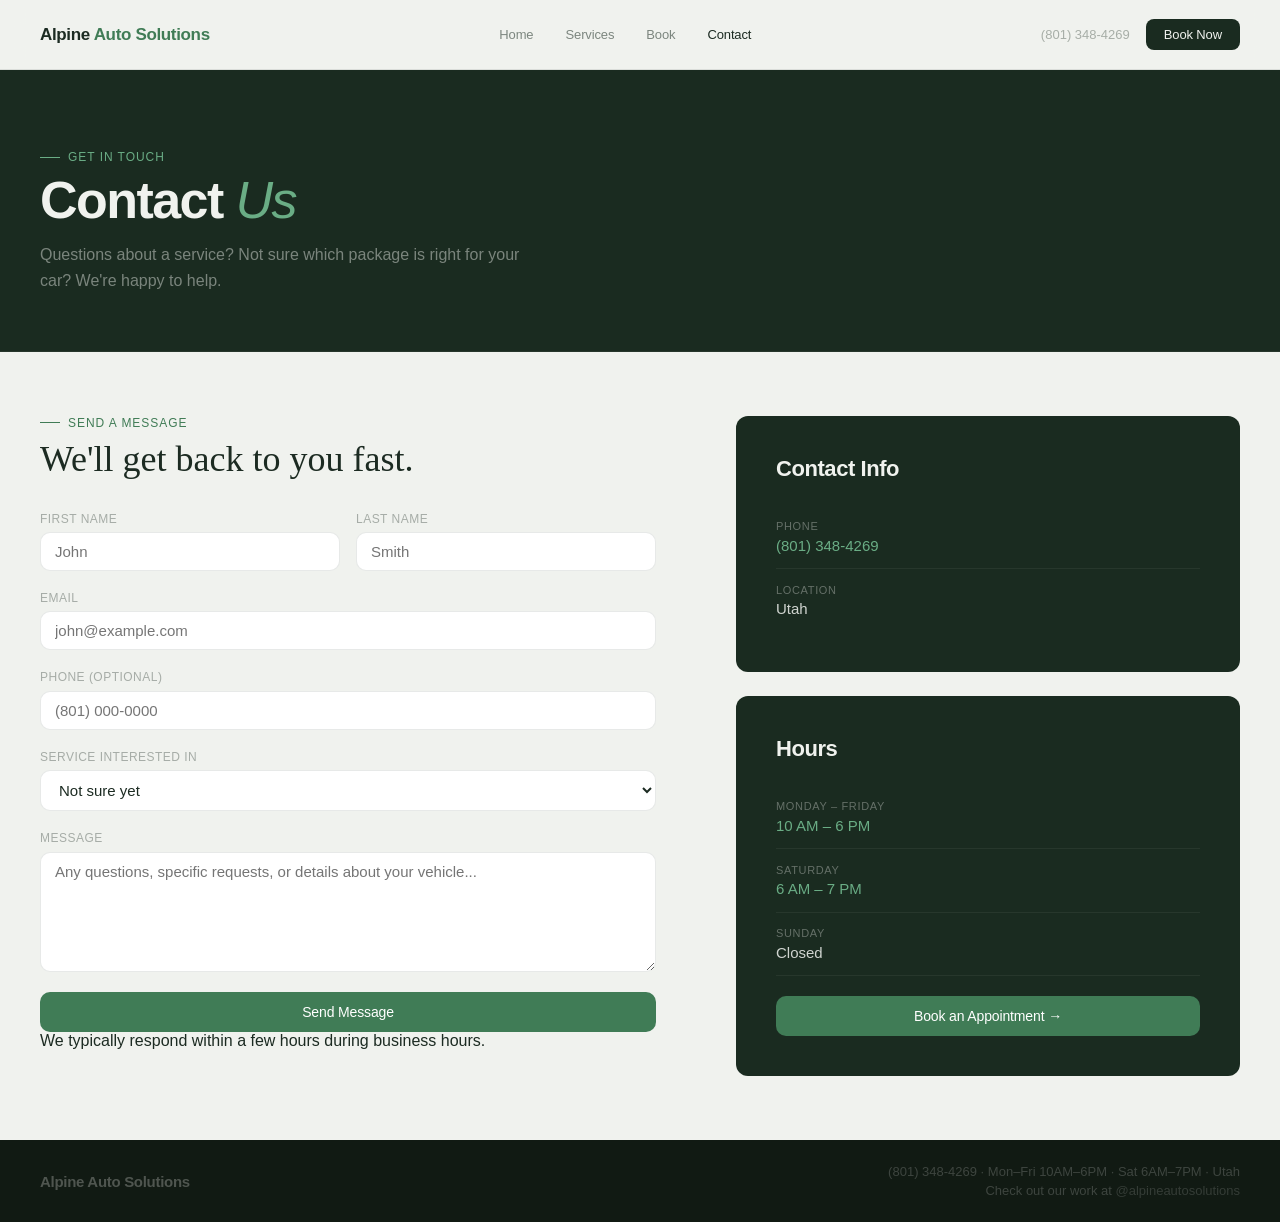
<file: contact.html>
<!DOCTYPE html>
<html lang="en">
<head>
<meta charset="UTF-8"/>
<meta name="viewport" content="width=device-width, initial-scale=1.0"/>
<meta name="description" content="Contact Alpine Auto Solutions for professional mobile auto detailing in Utah. Reach out to schedule your service or ask us anything."/>
<meta name="keywords" content="auto detailing utah, car detailing, mobile detailing, interior detail, ceramic coating, paint correction, car wash utah"/>
<title>Contact — Alpine Auto Solutions</title>
<link rel="stylesheet" href="style.css"/>
<link rel="icon" type="image/png" href="favicon.png"/>
<style>
  .contact-layout{display:grid;grid-template-columns:1.1fr 0.9fr;gap:5rem;padding:4rem 2.5rem;}
  .success-msg{display:none;background:rgba(64,124,86,0.08);border:0.5px solid rgba(64,124,86,0.25);border-radius:4px;padding:1rem 1.25rem;font-size:14px;color:#407c56;margin-bottom:1.5rem;}
</style>
</head>
<body>

<nav>
  <a href="index.html" class="logo">Alpine <span>Auto Solutions</span></a>
  <ul class="nav-links">
    <li><a href="index.html">Home</a></li>
    <li><a href="services.html">Services</a></li>
    <li><a href="book.html">Book</a></li>
    <li><a href="contact.html" class="active">Contact</a></li>
  </ul>
  
  <div class="nav-right">
    <span class="nav-phone">(801) 348-4269</span>
    <a href="book.html" class="btn-main">Book Now</a>
  </div>



<button class="hamburger" id="ham-btn" aria-label="Menu">
  <span></span><span></span><span></span>
</button>
</nav>
<div class="mobile-menu" id="mobile-menu">
  <button class="mobile-close" id="mob-close">&#10005;</button>
  <a href="index.html">Home</a>
  <a href="services.html">Services</a>
  <a href="book.html">Book</a>
  <a href="quote.html">Get a Quote</a>
  <a href="contact.html">Contact</a>
</div>
<script>
  document.getElementById('ham-btn').onclick=function(){document.getElementById('mobile-menu').classList.add('open');document.body.style.overflow='hidden';};
  document.getElementById('mob-close').onclick=function(){document.getElementById('mobile-menu').classList.remove('open');document.body.style.overflow='';};
  document.querySelectorAll('.mobile-menu a').forEach(function(a){a.onclick=function(){document.getElementById('mobile-menu').classList.remove('open');document.body.style.overflow='';};});
</script>

<div class="page-header">
  <p class="page-header-eyebrow">Get in touch</p>
  <h1 class="page-header-title">Contact <em>Us</em></h1>
  <p class="page-header-sub">Questions about a service? Not sure which package is right for your car? We're happy to help.</p>
</div>

<div class="contact-layout">
  <div>
    <p class="section-tag" style="margin-bottom:0.5rem;">Send a message</p>
    <h2 style="font-family:'Cormorant Garamond',serif;font-size:36px;font-weight:400;color:#1c2b22;margin-bottom:2rem;">We'll get back to you fast.</h2>

    <div class="success-msg" id="success-msg">Message sent — we'll be in touch soon.</div>

    <form id="contact-form" onsubmit="handleSubmit(event)">
      <div style="display:grid;grid-template-columns:1fr 1fr;gap:1rem;">
        <div class="form-group">
          <label for="fname">First Name</label>
          <input type="text" id="fname" name="fname" placeholder="John" required/>
        </div>
        <div class="form-group">
          <label for="lname">Last Name</label>
          <input type="text" id="lname" name="lname" placeholder="Smith" required/>
        </div>
      </div>
      <div class="form-group">
        <label for="email">Email</label>
        <input type="email" id="email" name="email" placeholder="john@example.com" required/>
      </div>
      <div class="form-group">
        <label for="phone">Phone (optional)</label>
        <input type="tel" id="phone" name="phone" placeholder="(801) 000-0000"/>
      </div>
      <div class="form-group">
        <label for="service">Service interested in</label>
        <select id="service" name="service">
          <option value="">Not sure yet</option>
          <option value="interior">Interior Detail — $100</option>
          <option value="full">Complete Detailing Package — From $100</option>
          <option value="exterior">Exterior Wash & Wax — $60</option>
        </select>
      </div>
      <div class="form-group">
        <label for="message">Message</label>
        <textarea id="message" name="message" placeholder="Any questions, specific requests, or details about your vehicle..." required></textarea>
      </div>
      <button type="submit" class="btn-cta" style="width:100%;text-align:center;justify-content:center;">Send Message</button>
      <p class="form-note">We typically respond within a few hours during business hours.</p>
    </form>
  </div>

  <div style="display:flex;flex-direction:column;gap:1.5rem;">
    <div class="info-box">
      <div class="info-box-title">Contact Info</div>
      <div class="info-row">
        <div class="info-label">Phone</div>
        <div class="info-value"><a href="tel:8013484269">(801) 348-4269</a></div>
      </div>
      <div class="info-row">
        <div class="info-label">Location</div>
        <div class="info-value">Utah</div>
      </div>
    </div>

    <div class="info-box">
      <div class="info-box-title">Hours</div>
      <div class="info-row">
        <div class="info-label">Monday – Friday</div>
        <div class="info-value" style="color:#6aad85;">10 AM – 6 PM</div>
      </div>
      <div class="info-row">
        <div class="info-label">Saturday</div>
        <div class="info-value" style="color:#6aad85;">6 AM – 7 PM</div>
      </div>
      <div class="info-row">
        <div class="info-label">Sunday</div>
        <div class="info-value">Closed</div>
      </div>
      <div style="margin-top:1.25rem;">
        <a href="book.html" class="btn-cta" style="width:100%;text-align:center;display:block;">Book an Appointment →</a>
      </div>
    </div>
  </div>
</div>

<footer>
  <div class="footer-logo">Alpine Auto Solutions</div>
  <div class="footer-right">
    <span>(801) 348-4269 · Mon–Fri 10AM–6PM · Sat 6AM–7PM · Utah</span>
    <span>Check out our work at <a href="https://instagram.com/alpineautosolutions" target="_blank" rel="noopener" style="color:inherit;text-decoration:none;opacity:0.8;">@alpineautosolutions</a></span>
  </div>
</footer>

<script>
function handleSubmit(e) {
  e.preventDefault();
  document.getElementById('contact-form').style.opacity = '0.4';
  document.getElementById('contact-form').style.pointerEvents = 'none';
  document.getElementById('success-msg').style.display = 'block';
  window.scrollTo({top:0,behavior:'smooth'});
}
</script>




</body>
</html>
</file>
<file: style.css>
/* ── RESET ── */
*{box-sizing:border-box;margin:0;padding:0;}
a{text-decoration:none;color:inherit;}

/* ── TOKENS ── */
:root{
  --font: -apple-system, BlinkMacSystemFont, "SF Pro Display", "SF Pro Text", "Helvetica Neue", Arial, sans-serif;
  --bg:#f0f2ee;
  --bg2:#e6ebe4;
  --ink:#1c2b22;
  --ink2:rgba(28,43,34,0.55);
  --ink3:rgba(28,43,34,0.35);
  --accent:#407c56;
  --accent2:#6aad85;
  --dark:#1a2b20;
  --dark2:#2b4435;
  --snow:#f0f2ee;
  --border:rgba(28,43,34,0.1);
}

body{font-family:var(--font);background:var(--bg);color:var(--ink);overflow-x:hidden;-webkit-font-smoothing:antialiased;}

/* ── NAV ── */
nav{
  display:flex;justify-content:space-between;align-items:center;
  padding:1.2rem 2.5rem;
  background:rgba(240,242,238,0.92);
  backdrop-filter:blur(12px);
  -webkit-backdrop-filter:blur(12px);
  border-bottom:0.5px solid var(--border);
  position:sticky;top:0;z-index:100;
}
.logo{font-size:17px;font-weight:600;color:var(--ink);letter-spacing:-0.02em;}
.logo span{color:var(--accent);}
.nav-links{display:flex;gap:2rem;list-style:none;font-size:13px;font-weight:400;letter-spacing:-0.01em;color:var(--ink2);}
.nav-links a{color:var(--ink2);transition:color 0.2s;}
.nav-links a:hover,.nav-links a.active{color:var(--ink);}
.nav-right{display:flex;align-items:center;gap:1rem;}
.nav-phone{font-size:13px;color:var(--ink3);}

/* ── BUTTONS ── */
.btn-main{
  background:var(--dark);color:var(--snow);
  border:none;padding:8px 18px;
  font-family:var(--font);font-size:13px;font-weight:500;
  letter-spacing:-0.01em;
  border-radius:8px;cursor:pointer;transition:background 0.2s;
  display:inline-block;
}
.btn-main:hover{background:var(--dark2);}

.btn-hero{
  background:var(--accent);color:#fff;
  border:none;padding:14px 28px;
  font-family:var(--font);font-size:15px;font-weight:500;
  letter-spacing:-0.01em;
  border-radius:12px;cursor:pointer;
  display:inline-block;
  transition:background 0.2s,transform 0.15s;
}
.btn-hero:hover{background:var(--accent2);transform:translateY(-2px);}

.btn-sm{
  background:var(--dark);color:var(--snow);
  border:none;padding:8px 16px;
  font-family:var(--font);font-size:13px;font-weight:500;
  letter-spacing:-0.01em;
  border-radius:8px;cursor:pointer;
  display:inline-block;transition:background 0.2s;
}
.btn-sm:hover{background:var(--accent);}

.btn-outline{
  background:transparent;color:var(--ink2);
  border:0.5px solid var(--border);padding:10px 20px;
  font-family:var(--font);font-size:13px;font-weight:400;
  letter-spacing:-0.01em;
  border-radius:8px;cursor:pointer;display:inline-block;
  transition:border-color 0.2s,color 0.2s;
}
.btn-outline:hover{border-color:var(--accent);color:var(--accent);}

.btn-cta{
  background:var(--accent);color:#fff;
  border:none;padding:12px 24px;
  font-family:var(--font);font-size:14px;font-weight:500;
  letter-spacing:-0.01em;
  border-radius:10px;cursor:pointer;width:fit-content;
  display:inline-block;
  transition:background 0.2s,transform 0.15s;
}
.btn-cta:hover{background:var(--accent2);transform:translateY(-2px);}

/* ── HERO ── */
.hero{position:relative;height:600px;overflow:hidden;display:flex;align-items:flex-end;}
.hero-img{position:absolute;inset:0;width:100%;height:100%;object-fit:cover;transform:scale(1.06);animation:heroZoom 9s ease-out forwards;}
@keyframes heroZoom{from{transform:scale(1.06);}to{transform:scale(1.0);}}
.hero-overlay{position:absolute;inset:0;background:linear-gradient(to top,rgba(26,43,32,0.9) 0%,rgba(26,43,32,0.18) 55%,transparent 100%);}
.hero-content{position:relative;z-index:2;padding:3rem 2.5rem;width:100%;display:flex;justify-content:space-between;align-items:flex-end;}
.hero-eyebrow{font-size:12px;font-weight:500;letter-spacing:0.06em;text-transform:uppercase;color:rgba(160,210,180,0.75);margin-bottom:0.75rem;opacity:0;animation:fadeUp 0.7s 0.3s ease forwards;}
.hero-title{font-size:68px;font-weight:700;letter-spacing:-0.03em;line-height:0.95;color:var(--snow);margin-bottom:1.25rem;opacity:0;animation:fadeUp 0.7s 0.5s ease forwards;}
.hero-title span{color:var(--accent2);}
.hero-sub{font-size:17px;font-weight:300;line-height:1.6;color:rgba(240,242,238,0.55);max-width:380px;opacity:0;animation:fadeUp 0.7s 0.7s ease forwards;}
.hero-btn-wrap{opacity:0;animation:fadeUp 0.7s 0.9s ease forwards;}
@keyframes fadeUp{from{opacity:0;transform:translateY(20px);}to{opacity:1;transform:translateY(0);}}

/* ── STRIP ── */
.strip{background:var(--dark);display:grid;grid-template-columns:repeat(4,1fr);}
.strip-item{padding:1.75rem 2rem;border-right:0.5px solid rgba(240,242,238,0.06);}
.strip-item:last-child{border-right:none;}
.strip-num{font-size:34px;font-weight:700;letter-spacing:-0.03em;color:var(--accent2);line-height:1;margin-bottom:0.25rem;}
.strip-label{font-size:11px;font-weight:400;letter-spacing:0.06em;text-transform:uppercase;color:rgba(240,242,238,0.3);}

/* ── ABOUT / MISSION ── */
.about-section{padding:4rem 2.5rem;border-bottom:0.5px solid var(--border);background:#fff;}
.about-inner{max-width:780px;}
.about-title{font-size:32px;font-weight:700;letter-spacing:-0.03em;color:var(--ink);margin-bottom:1rem;line-height:1.1;}
.about-body{font-size:15px;font-weight:300;line-height:1.75;color:var(--ink2);max-width:700px;}
.about-body strong{color:var(--ink);font-weight:600;}

/* ── SECTIONS ── */
.section{padding:5rem 2.5rem;border-bottom:0.5px solid var(--border);}
.section-tag{font-size:12px;font-weight:500;letter-spacing:0.08em;text-transform:uppercase;color:var(--accent);margin-bottom:0.5rem;display:flex;align-items:center;gap:8px;}
.section-tag::before{content:'';display:inline-block;width:20px;height:0.5px;background:var(--accent);}
.section-title{font-size:40px;font-weight:700;letter-spacing:-0.03em;color:var(--ink);margin-bottom:3rem;line-height:1.05;}

/* ── SERVICES ── */
.services{display:grid;grid-template-columns:repeat(3,1fr);gap:1px;background:var(--border);border-radius:12px;overflow:hidden;}
.service-card{background:#fff;display:flex;flex-direction:column;cursor:pointer;overflow:hidden;transition:box-shadow 0.3s;}
.service-card:hover{box-shadow:0 12px 40px rgba(28,43,34,0.1);}
.service-img-wrap{height:190px;overflow:hidden;}
.service-img{width:100%;height:100%;object-fit:cover;transition:transform 0.6s ease;}
.service-card:hover .service-img{transform:scale(1.06);}
.service-body{padding:1.5rem;flex:1;display:flex;flex-direction:column;gap:0.6rem;}
.service-tag2{font-size:11px;font-weight:500;letter-spacing:0.06em;text-transform:uppercase;color:var(--accent);}
.service-name{font-size:20px;font-weight:600;letter-spacing:-0.02em;color:var(--ink);line-height:1.2;}
.service-desc{font-size:14px;font-weight:300;line-height:1.6;color:var(--ink2);flex:1;}
.service-footer{display:flex;justify-content:space-between;align-items:flex-end;padding-top:1rem;border-top:0.5px solid rgba(28,43,34,0.07);margin-top:0.5rem;}
.service-price{font-size:28px;font-weight:700;letter-spacing:-0.03em;color:var(--ink);line-height:1;}
.service-dur{font-size:12px;color:var(--ink3);letter-spacing:0.01em;margin-top:2px;}

/* ── HOURS / CTA ── */
.bottom{display:grid;grid-template-columns:1fr 1fr;background:var(--dark);}
.hours-panel{padding:3.5rem 2.5rem;border-right:0.5px solid rgba(240,242,238,0.06);}
.hours-tag{font-size:12px;font-weight:500;letter-spacing:0.08em;text-transform:uppercase;color:var(--accent2);margin-bottom:0.5rem;display:flex;align-items:center;gap:8px;}
.hours-tag::before{content:'';display:inline-block;width:20px;height:0.5px;background:var(--accent2);}
.hours-title{font-size:36px;font-weight:700;letter-spacing:-0.03em;color:var(--snow);margin-bottom:2rem;line-height:1;}
.hour-row{display:flex;justify-content:space-between;font-size:15px;padding:10px 0;border-bottom:0.5px solid rgba(240,242,238,0.05);color:rgba(240,242,238,0.4);}
.hour-row.open{color:rgba(240,242,238,0.85);}
.hour-row.open span:last-child{color:var(--accent2);}
.open-badge{display:inline-flex;align-items:center;gap:6px;background:rgba(106,173,133,0.15);color:var(--accent2);font-size:12px;font-weight:500;letter-spacing:0.04em;padding:4px 12px;border-radius:20px;margin-top:1.25rem;}
.open-badge::before{content:'●';font-size:6px;}
.cta-panel{padding:3.5rem 2.5rem;display:flex;flex-direction:column;justify-content:center;gap:1.5rem;}
.cta-title{font-size:42px;font-weight:700;letter-spacing:-0.03em;color:var(--snow);line-height:0.95;}
.cta-title span{color:var(--accent2);}
.cta-body{font-size:15px;font-weight:300;line-height:1.65;color:rgba(240,242,238,0.4);max-width:320px;}
.contact-list{display:flex;flex-direction:column;gap:0.5rem;}
.contact-item{font-size:15px;color:rgba(240,242,238,0.45);}
.contact-item strong{color:var(--snow);font-weight:500;}

/* ── FOOTER ── */
footer{background:#111a13;padding:1.5rem 2.5rem;display:flex;justify-content:space-between;align-items:center;font-size:13px;color:rgba(240,242,238,0.2);}
.footer-logo{font-size:15px;font-weight:600;letter-spacing:-0.02em;color:rgba(240,242,238,0.28);}
.footer-right{display:flex;flex-direction:column;align-items:flex-end;gap:0.25rem;}

/* ── PAGE HEADER ── */
.page-header{background:var(--dark);padding:5rem 2.5rem 3.5rem;border-bottom:0.5px solid rgba(240,242,238,0.06);}
.page-header-eyebrow{font-size:12px;font-weight:500;letter-spacing:0.08em;text-transform:uppercase;color:var(--accent2);margin-bottom:0.75rem;display:flex;align-items:center;gap:8px;}
.page-header-eyebrow::before{content:'';display:inline-block;width:20px;height:0.5px;background:var(--accent2);}
.page-header-title{font-size:52px;font-weight:700;letter-spacing:-0.03em;color:var(--snow);line-height:0.95;}
.page-header-title em{font-style:italic;color:var(--accent2);font-weight:300;}
.page-header-sub{font-size:16px;font-weight:300;line-height:1.65;color:rgba(240,242,238,0.45);max-width:480px;margin-top:1rem;}

/* ── CONTACT FORM ── */
.form-group{display:flex;flex-direction:column;gap:0.4rem;margin-bottom:1.25rem;}
.form-group label{font-size:12px;font-weight:500;letter-spacing:0.04em;text-transform:uppercase;color:var(--ink3);}
.form-group input,.form-group textarea,.form-group select{
  background:#fff;border:0.5px solid var(--border);border-radius:10px;
  padding:10px 14px;font-family:var(--font);font-size:15px;
  color:var(--ink);outline:none;transition:border-color 0.2s;width:100%;
}
.form-group input:focus,.form-group textarea:focus,.form-group select:focus{border-color:var(--accent);}
.form-group textarea{resize:vertical;min-height:120px;}

/* ── INFO BOX ── */
.info-box{background:var(--dark);border-radius:12px;padding:2.5rem;color:var(--snow);}
.info-box-title{font-size:22px;font-weight:600;letter-spacing:-0.02em;color:var(--snow);margin-bottom:1.5rem;}
.info-row{display:flex;flex-direction:column;gap:0.3rem;padding:0.9rem 0;border-bottom:0.5px solid rgba(240,242,238,0.06);}
.info-row:last-child{border-bottom:none;}
.info-label{font-size:11px;font-weight:500;letter-spacing:0.06em;text-transform:uppercase;color:rgba(240,242,238,0.35);}
.info-value{font-size:15px;color:rgba(240,242,238,0.85);font-weight:300;}
.info-value a{color:var(--accent2);}


/* ── HAMBURGER / MOBILE MENU ── */
.hamburger{display:none;flex-direction:column;gap:5px;cursor:pointer;padding:4px;background:none;border:none;}
.hamburger span{display:block;width:22px;height:2px;background:var(--ink);border-radius:2px;}
.mobile-menu{
  display:none;position:fixed;inset:0;
  background:#f0f2ee;
  z-index:999;
  flex-direction:column;align-items:center;justify-content:center;
  gap:0.65rem;
  padding:0 1.5rem;
}
.mobile-menu.open{display:flex;}
.mobile-menu a{
  font-size:16px;font-weight:600;color:var(--ink);
  letter-spacing:-0.02em;
  padding:0.85rem 0;
  background:#fff;
  border:0.5px solid var(--border);
  border-radius:12px;
  width:100%;max-width:320px;
  text-align:center;
  box-shadow:0 1px 6px rgba(28,43,34,0.05);
  transition:border-color 0.15s,background 0.15s;
}
.mobile-menu a:hover{border-color:var(--accent);background:rgba(64,124,86,0.04);color:var(--accent);}
.mobile-close{
  position:absolute;top:1rem;right:1rem;
  font-size:18px;cursor:pointer;color:var(--ink2);
  background:#fff;border:0.5px solid var(--border);
  border-radius:8px;width:36px;height:36px;
  display:flex;align-items:center;justify-content:center;
  font-family:var(--font);
  box-shadow:0 1px 6px rgba(28,43,34,0.07);
}

/* ── MOBILE ── */
@media(max-width:768px){
  html,body{overflow-x:hidden;}

  .hamburger{display:flex;}
  .nav-links{display:none;}
  .nav-phone{display:none;}
  .nav-right .btn-main{display:none;}
  nav{padding:1rem 1.25rem;}

  .hero{height:520px;}
  .hero-content{flex-direction:column;align-items:flex-start;gap:1.5rem;padding:2rem 1.25rem;}
  .hero-title{font-size:42px;}
  .hero-sub{font-size:15px;max-width:100%;}
  .hero-btn-wrap{width:100%;}
  .btn-hero{width:100%;text-align:center;display:block;}

  .strip{grid-template-columns:repeat(2,1fr);}
  .strip-item{padding:1.25rem 1rem;}
  .strip-num{font-size:26px;}

  .section{padding:3rem 1.25rem;}
  .section-title{font-size:26px;margin-bottom:1.5rem;}

  .services{grid-template-columns:1fr;}

  .bottom{grid-template-columns:1fr;}
  .hours-panel{border-right:none;border-bottom:0.5px solid rgba(240,242,238,0.06);padding:2.5rem 1.25rem;}
  .hours-title{font-size:26px;}
  .cta-panel{padding:2.5rem 1.25rem;}
  .cta-title{font-size:28px;}
  .cta-body{max-width:100%;}
  .btn-cta{width:100%;text-align:center;display:block;}

  footer{flex-direction:column;gap:0.6rem;text-align:center;padding:1.25rem;}
  .footer-right{align-items:center;}

  .page-header{padding:2.5rem 1.25rem 2rem;}
  .page-header-title{font-size:32px;}
  .page-header-sub{font-size:14px;}

  .contact-layout{grid-template-columns:1fr;gap:2rem;padding:2.5rem 1.25rem;}
  .quote-layout{grid-template-columns:1fr;gap:2rem;padding:2.5rem 1.25rem;}
  .quote-services{grid-template-columns:1fr 1fr;}

  .book-wrapper{padding:2rem 1.25rem;}

  .steps{overflow-x:auto;-webkit-overflow-scrolling:touch;display:flex;width:100%;}
  .step{flex:none;display:flex;flex-direction:column;align-items:center;text-align:center;padding:0.65rem 0.9rem;min-width:62px;}
  .step-num{font-size:13px;font-weight:700;display:block;margin-bottom:2px;}
  .step-label{font-size:8px;white-space:nowrap;display:block;letter-spacing:0.04em;text-transform:uppercase;}

  .staff-grid{grid-template-columns:1fr 1fr;max-width:100%;}
  .service-options{max-width:100%;}

  .vehicle-grid{grid-template-columns:repeat(2,1fr);max-width:100%;overflow:hidden;}
  .vehicle-card{padding:0.85rem 0.75rem;min-width:0;text-align:center;}
  .vehicle-icon{font-size:18px;margin-bottom:0;}
  .vehicle-name{font-size:13px;}
  .vehicle-price{font-size:11px;}
  .vehicle-badge{font-size:9px;}

  .datetime-wrap{grid-template-columns:1fr;gap:1.5rem;max-width:100%;}
  .cal{width:100%;}

  .booking-form{max-width:100%;}
  .form-row{grid-template-columns:1fr;}
  .summary-box{max-width:100%;}
  .price-estimate{max-width:100%;}
  .panel-title{font-size:22px;}
  .panel-sub{font-size:14px;}

  .service-full{grid-template-columns:1fr !important;}
  .service-full.reverse .service-full-img-wrap{order:0 !important;}
  .service-full.reverse .service-full-body{order:1 !important;}
  .service-full-img{height:200px;}
  .service-full-body{padding:1.25rem;}

  .info-box{padding:1.5rem;}
  .success-panel{padding:2.5rem 1rem;}
  .success-title{font-size:26px;}

  .time-slots{grid-template-columns:repeat(2,1fr);}
}

/* ── OVERFLOW FIX ── */
html, body { overflow-x: hidden; max-width: 100%; }

@media(max-width:768px){
  .quote-layout{ display:flex !important; flex-direction:column !important; padding:2rem 1.25rem !important; gap:2rem !important; }
  .quote-services{ grid-template-columns:1fr !important; }
  .quote-service-card{ padding:1rem; }
  .qs-icon{ font-size:18px; }
  .contact-layout{ display:flex !important; flex-direction:column !important; padding:2rem 1.25rem !important; gap:2rem !important; }
  * { max-width:100%; }
  .info-box{ max-width:100%; }
  .form-group input, .form-group textarea, .form-group select{ font-size:16px; }
}
</file>
